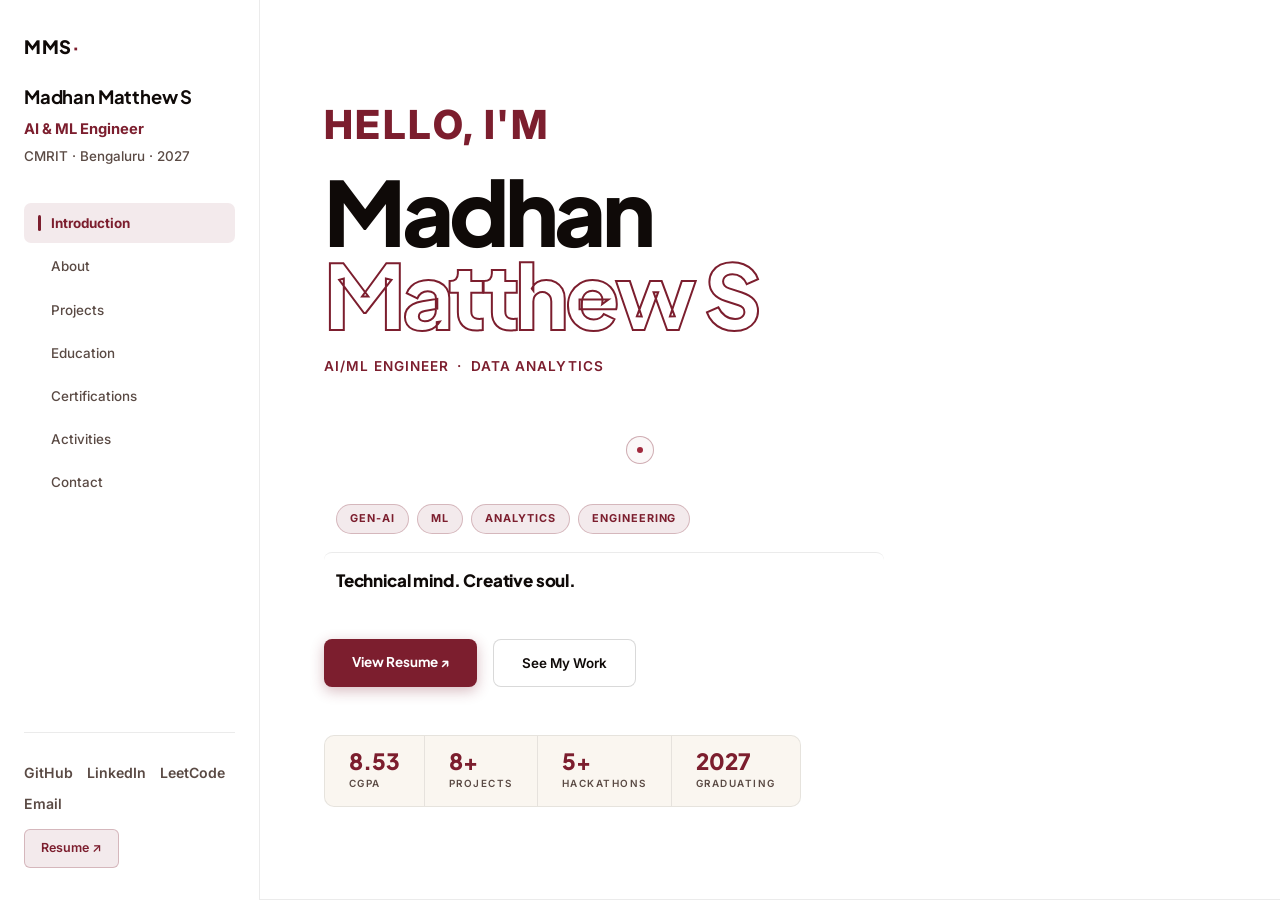
<file: index.html>
<!DOCTYPE html>
<html lang="en">

<head>
  <meta charset="UTF-8" />
  <meta name="viewport" content="width=device-width, initial-scale=1.0" />
  <title>Madhan Matthew S</title>
  <meta name="description"
    content="Madhan Matthew S — AI & ML Engineer building intelligent systems at CMRIT, Bengaluru." />
  <link rel="preconnect" href="https://fonts.googleapis.com" />
  <link rel="preconnect" href="https://fonts.gstatic.com" crossorigin />
  <link
    href="https://fonts.googleapis.com/css2?family=Plus+Jakarta+Sans:wght@300;400;500;600;700;800&family=Inter:wght@300;400;500&display=swap"
    rel="stylesheet" />
  <link rel="stylesheet" href="style.css" />
</head>

<body>
  <canvas id="bg-canvas"></canvas>
  <div id="cursor-dot"></div>
  <div id="cursor-ring"></div>

  <!-- ════════════════════════════════════════════
       SIDEBAR
  ════════════════════════════════════════════ -->
  <aside id="sidebar">
    <div class="sidebar-top">
      <a href="#intro" class="sb-logo">MMS<span>·</span></a>
      <div class="sb-identity">
        <h4 class="sb-name">Madhan Matthew S</h4>
        <h2 class="sb-title">AI &amp; ML Engineer</h2>
        <h4 class="sb-institute">CMRIT · Bengaluru · 2027</h4>
      </div>
    </div>

    <nav class="sidebar-nav" aria-label="Sections">
      <a href="#intro" class="nav-item active">Introduction</a>
      <a href="#about" class="nav-item">About</a>
      <a href="#projects" class="nav-item">Projects</a>
      <a href="#education" class="nav-item">Education</a>
      <a href="#certifications" class="nav-item">Certifications</a>
      <a href="#activities" class="nav-item">Activities</a>
      <a href="#contact" class="nav-item">Contact</a>
    </nav>

    <div class="sidebar-bottom">
      <div class="sb-links">
        <a href="https://github.com/madhanmatthew" target="_blank" rel="noopener">GitHub</a>
        <a href="https://www.linkedin.com/in/madhan-matthew-s-88a73b375/" target="_blank" rel="noopener">LinkedIn</a>
        <a href="https://leetcode.com/u/Madhan_Matthew_S/" target="_blank" rel="noopener">LeetCode</a>
        <a href="mailto:madhan4530@gmail.com">Email</a>
      </div>
      <a href="Madhan_Matthew_S_Resume.pdf" target="_blank" rel="noopener" class="sb-resume">Resume ↗</a>
    </div>
  </aside>

  <!-- Mobile top bar -->
  <div id="topbar">
    <a href="#intro" class="tb-logo">MMS<span>·</span></a>
    <button id="menu-btn" aria-label="Open menu">
      <span></span><span></span><span></span>
    </button>
  </div>

  <!-- Mobile drawer -->
  <div id="drawer" aria-hidden="true">
    <button id="drawer-close" aria-label="Close menu">✕</button>
    <nav>
      <a href="#intro" class="dr-item">Introduction</a>
      <a href="#about" class="dr-item">About</a>
      <a href="#projects" class="dr-item">Projects</a>
      <a href="#education" class="dr-item">Education</a>
      <a href="#certifications" class="dr-item">Certifications</a>
      <a href="#activities" class="dr-item">Activities</a>
      <a href="#contact" class="dr-item">Contact</a>
    </nav>
    <div class="dr-links">
      <a href="https://github.com/madhanmatthew" target="_blank">GitHub</a>
      <a href="https://www.linkedin.com/in/madhan-matthew-s-88a73b375/" target="_blank">LinkedIn</a>
      <a href="Madhan_Matthew_S_Resume.pdf" target="_blank">Resume ↗</a>
    </div>
  </div>

  <!-- ════════════════════════════════════════════
       MAIN SCROLLABLE CONTENT
  ════════════════════════════════════════════ -->
  <main id="main">

    <!-- INTRO -->
    <section id="intro" class="section">
      <div class="intro-wrap">
        <span class="section-tag">Hello, I'm</span>
        <h1 class="hero-name">Madhan<br /><em>Matthew S</em></h1>
        <p class="hero-role">AI/ML ENGINEER &nbsp;&middot;&nbsp; DATA ANALYTICS</p>
        <div class="hero-bio">
          <div class="bio-row bio-row--1">
            <div class="word-pop-line">
              <span class="wp">I build.</span>
              <span class="wp">I break.</span>
              <span class="wp">I learn.</span>
              <span class="wp">I rebuild better.</span>
            </div>
          </div>
          <div class="bio-row bio-row--2">
            <div class="fade-line-wrap">
              <span class="fade-line-text">From data to intelligence — ideas into systems.</span>
            </div>
          </div>
          <div class="bio-row bio-row--3">
            <span class="bio-pill">Gen-AI</span>
            <span class="bio-pill">ML</span>
            <span class="bio-pill">Analytics</span>
            <span class="bio-pill">Engineering</span>
          </div>
          <div class="bio-row bio-row--4">
            <span class="bio-tagline-text">Technical mind. Creative soul.</span>
          </div>
        </div>
        <div class="hero-actions">
          <a href="Madhan_Matthew_S_Resume.pdf" target="_blank" rel="noopener" class="btn-primary">View Resume ↗</a>
          <a href="#projects" class="btn-ghost">See My Work</a>
        </div>
        <div class="hero-meta">
          <div class="hm-item"><span class="hm-val">8.53</span><span class="hm-label">CGPA</span></div>
          <div class="hm-sep"></div>
          <div class="hm-item"><span class="hm-val">8+</span><span class="hm-label">Projects</span></div>
          <div class="hm-sep"></div>
          <div class="hm-item"><span class="hm-val">5+</span><span class="hm-label">Hackathons</span></div>
          <div class="hm-sep"></div>
          <div class="hm-item"><span class="hm-val">2027</span><span class="hm-label">Graduating</span></div>
        </div>
      </div>
    </section>

    <!-- ABOUT -->
    <section id="about" class="section">
      <div class="about-wrap">
        <div class="about-text">
          <span class="section-tag">About</span>
          <h2 class="section-heading">The person<br /><em>behind the work</em></h2>
          <p class="body-text">
            I'm an AI &amp; ML undergraduate at CMR Institute of Technology, Bengaluru, passionate about building
            intelligent, data-driven solutions. My work spans Generative AI, machine learning, NLP, data science,
            analytics, backend development, and databases, with a focus on turning real-world problems into practical
            software.
          </p>
          <p class="body-text">
            Beyond technology, I'm a creative and hands-on person. I sketch, edit photos and videos, create digital
            content and YouTube thumbnails, manage social media, and handle live streams and sound production. I also
            enjoy dance, singing, skits and drama, cricket, badminton, and snooker, and contribute to creative and
            technical work for church events.
          </p>
          <p class="body-text">
            I speak <strong>English, Kannada, Hindi, Tamil,</strong> and <strong>Telugu</strong>.
          </p>

          <div class="skills-block">
            <p class="skills-label">Technical Skills</p>
            <div class="skill-row"><span class="sk-cat">Programming</span><span class="sk-vals">Python &middot; C
                &middot; JavaScript &middot; SQL</span></div>
            <div class="skill-row"><span class="sk-cat">AI / Machine Learning</span><span class="sk-vals">Generative AI
                &middot; Machine Learning &middot; NLP &middot; LLMs &middot; Transformers &middot; RAG &middot;
                Semantic Search &middot; Embeddings</span></div>
            <div class="skill-row"><span class="sk-cat">Data Science &amp; Analytics</span><span class="sk-vals">Pandas
                &middot; NumPy &middot; Scikit-learn &middot; EDA &middot; Data Cleaning &middot; Feature Engineering
                &middot; Predictive Modeling</span></div>
            <div class="skill-row"><span class="sk-cat">Data Visualization</span><span class="sk-vals">Tableau &middot;
                Power BI &middot; Excel &middot; Matplotlib &middot; D3.js &middot; Streamlit</span></div>
            <div class="skill-row"><span class="sk-cat">Web &amp; Backend</span><span class="sk-vals">React &middot;
                Node.js &middot; Express.js &middot; Flask &middot; REST APIs &middot; HTML &middot; CSS</span></div>
            <div class="skill-row"><span class="sk-cat">Databases</span><span class="sk-vals">MySQL &middot; PostgreSQL
                &middot; MongoDB &middot; Database Design &middot; Query Optimization</span></div>
            <div class="skill-row"><span class="sk-cat">Tools &amp; Engineering</span><span class="sk-vals">Git &middot;
                GitHub &middot; Docker &middot; Linux &middot; Postman &middot; Figma &middot; AWS</span></div>
          </div>

          <div class="skills-block">
            <p class="skills-label">Creative &amp; Social Media</p>
            <div class="skill-row"><span class="sk-cat">Creative Media</span><span class="sk-vals">Canva &middot;
                Photoshop &middot; Video Editing &middot; Photo Editing &middot; Thumbnail Design &middot; Content
                Creation &middot; Social Media Management &middot; YouTube Management &middot; Live Streaming &middot;
                OBS Studio &middot; Audio Editing &middot; Sound Engineering</span></div>
          </div>
        </div>
        <div class="about-photo-side">
          <img src="images/image.png" alt="Madhan Matthew S" class="profile-photo" />
          <div class="photo-caption">Bengaluru, India</div>
        </div>
      </div>
    </section>

    <!-- PROJECTS -->
    <!-- PROJECTS -->
    <section id="projects" class="section">
      <div class="section-inner">
        <span class="section-tag">Work</span>
        <h2 class="section-heading">Projects</h2>
        <p class="section-sub">Built to solve real problems.</p>

        <!-- FEATURED PROJECTS (Detailed Cards) -->
        <div class="projects-list">

          <!-- 01: AI Emergency Response -->
          <div class="project-entry">
            <div class="pe-left">
              <span class="pe-num">01</span>
            </div>
            <div class="pe-body">
              <div class="pe-header">
                <h3>AI Emergency Response &amp; Smart Traffic Clearance System</h3>
                <a href="https://github.com/madhanmatthew/Major-Project" target="_blank" rel="noopener"
                  class="pe-link">GitHub ↗</a>
              </div>
              <p class="pe-desc">
                A simulation-driven emergency coordination platform for Bengaluru. Five coordinated AI agents — severity
                classification (TF-IDF + Logistic Regression), ETA prediction (Gradient Boosting), hospital
                optimization, traffic control, and police deployment — run through a multi-agent coordinator to automate
                the full dispatch workflow. Live Bengaluru map visualization and WebSocket-based real-time updates.
              </p>
              <div class="pe-tags">
                <span>Python</span><span>FastAPI</span><span>scikit-learn</span>
                <span>Gradient Boosting</span><span>Logistic Regression</span>
                <span>WebSockets</span><span>Leaflet.js</span>
              </div>
            </div>
          </div>

          <!-- 02: AI Inconsistency Detector -->
          <div class="project-entry">
            <div class="pe-left">
              <span class="pe-num">02</span>
            </div>
            <div class="pe-body">
              <div class="pe-header">
                <h3>AI Inconsistency Detector</h3>
                <a href="https://github.com/madhanmatthew/Inconsistency_Detector" target="_blank" rel="noopener"
                  class="pe-link">GitHub ↗</a>
              </div>
              <p class="pe-desc">
                A Gen-AI forensic tool that cross-examines witness statements, FIRs, and CCTV summaries to auto-detect
                contradictions in timelines, suspect appearance, and vehicle details. Dual-mode output with similarity
                scores, Flask REST backend, and one-click ReportLab PDF export. Hybrid NLP pipeline: LLM reasoning +
                semantic similarity + entity extraction + regex pattern matching.
              </p>
              <div class="pe-tags">
                <span>Python</span><span>Flask</span><span>GroqAPI (LLaMA4)</span>
                <span>spaCy</span><span>NLP</span><span>ReportLab</span>
              </div>
            </div>
          </div>

          <!-- 03: GoalPulse -->
          <div class="project-entry">
            <div class="pe-left">
              <span class="pe-num">03</span>
            </div>
            <div class="pe-body">
              <div class="pe-header">
                <h3>GoalPulse</h3>
                <a href="https://github.com/madhanmatthew/MEMbrain-Hackathon" target="_blank" rel="noopener"
                  class="pe-link">GitHub ↗</a>
              </div>
              <p class="pe-desc">
                Full-stack React app integrating the MEMbrain semantic memory API to store, retrieve, and semantically
                search user goals in real time. Signature feature: a D3.js force-directed "Goal Constellation" graph
                visualising goal–event relationships with physics simulation, zoom/pan, drag, and animated glow effects.
                Global state via React Context + custom hooks across 6+ components.
              </p>
              <div class="pe-tags">
                <span>React 19</span><span>D3.js</span><span>Framer Motion</span>
                <span>MEMbrain API</span><span>Vite</span><span>Tailwind CSS</span>
              </div>
            </div>
          </div>

          <!-- 04: CT-200 Manual QA System -->
          <div class="project-entry">
            <div class="pe-left">
              <span class="pe-num">04</span>
            </div>
            <div class="pe-body">
              <div class="pe-header">
                <h3>CT-200 Manual QA System</h3>
                <a href="https://github.com/madhanmatthew/AffineSurge-Project" target="_blank" rel="noopener"
                  class="pe-link">GitHub ↗</a>
              </div>
              <p class="pe-desc">
                A backend that parses a technical PDF manual into a versioned, browsable hierarchy tree, lets a user
                select sections and generate LLM-based QA test-case ideas from them, and flags when a previously
                generated test case may be stale relative to a newer document version. PDF parsing combines
                span/font-level extraction with table extraction. Runs fully offline with a deterministic mock LLM
                provider when no API key is set, or connects to Groq's LLaMA 3.1 for real generation. Backed by a
                16-test pytest suite covering parser edge cases, version matching, and full API flow.
              </p>
              <div class="pe-tags">
                <span>FastAPI</span><span>Pydantic</span><span>SQLAlchemy</span>
                <span>SQLite</span><span>PyMuPDF</span><span>pdfplumber</span>
                <span>Groq (LLaMA 3.1)</span><span>pytest</span>
              </div>
            </div>
          </div>

        </div>

        <!-- SECONDARY PROJECTS (Compact Section) -->
        <div class="secondary-projects-block">
          <div class="sec-header-wrap">
            <span class="section-tag">More Build Experience</span>
            <h3 class="sec-heading">Secondary Projects</h3>
          </div>

          <div class="sec-projects-grid">

            <!-- Sec 1: HackHammer -->
            <div class="sec-card">
              <div class="sec-card-header">
                <h4>HackHammer (LearnOS)</h4>
                <a href="https://github.com/madhanmatthew/HackHammer" target="_blank" rel="noopener"
                  class="sec-link">GitHub ↗</a>
              </div>
              <p class="sec-desc">
                AI-powered app that turns any topic into a structured 5-minute lesson plan with key concepts, analogies,
                and interactive quizzes.
              </p>
              <div class="sec-tags">
                <span>React/JS</span><span>Google Gemini AI</span><span>Node.js</span>
              </div>
            </div>

            <!-- Sec 2: InnovateX Hackfest -->
            <div class="sec-card">
              <div class="sec-card-header">
                <h4>InnovateX Hackfest — Recruitment Simulation System</h4>
                <a href="https://github.com/madhanmatthew/AgentX_Hackathon_2026" target="_blank" rel="noopener"
                  class="sec-link">GitHub ↗</a>
              </div>
              <p class="sec-desc">
                AI-powered recruitment platform: recruiters build custom assessment scenarios (MCQ/text/coding), Gemini
                AI evaluates responses, applicants get instant feedback and performance tracking.
              </p>
              <div class="sec-tags">
                <span>Node.js</span><span>Express</span><span>SQLite</span><span>JWT</span><span>Google Gemini AI</span>
              </div>
            </div>

            <!-- Sec 3: Sales Trend Analyzer -->
            <div class="sec-card">
              <div class="sec-card-header">
                <h4>Sales Trend Analyzer — NLP</h4>
                <a href="https://github.com/madhanmatthew/Sales_trend_analysis_NLP" target="_blank" rel="noopener"
                  class="sec-link">GitHub ↗</a>
              </div>
              <p class="sec-desc">
                Sales intelligence tool that extracts sentiment, key themes, and trend signals from pasted customer
                reviews or sales notes, with a local browser-side analyzer and optional Claude API support.
              </p>
              <div class="sec-tags">
                <span>React</span><span>Chart.js</span><span>NLP</span>
              </div>
            </div>

            <!-- Sec 4: 5th Sem Project -->
            <div class="sec-card">
              <div class="sec-card-header">
                <h4>5th Sem Project — Pre-Order &amp; Queue-Free Restaurant App</h4>
                <a href="https://github.com/madhanmatthew/5th_sem_project" target="_blank" rel="noopener"
                  class="sec-link">GitHub ↗</a>
              </div>
              <p class="sec-desc">
                Full-stack ordering system built for a real cafe: React Native customer app with live order tracking,
                React admin dashboard, Node.js backend with WebSocket-based real-time status updates.
              </p>
              <div class="sec-tags">
                <span>React Native</span><span>React</span><span>Node.js</span><span>WebSockets</span>
              </div>
            </div>

            <!-- Sec 5: TalentPool -->
            <div class="sec-card">
              <div class="sec-card-header">
                <h4>TalentPool</h4>
              </div>
              <p class="sec-desc">
                Real-time job market analytics platform aggregating and visualising high-volume recruitment data, with
                dashboards for salary trends, hiring velocity, and role distribution. PostgreSQL backend optimized for
                10,000+ records with a caching layer.
              </p>
              <div class="sec-tags">
                <span>Python</span><span>Flask</span><span>Streamlit</span><span>PostgreSQL</span><span>Pandas</span>
              </div>
            </div>

          </div>
        </div>

      </div>
    </section>

    <!-- EDUCATION -->
    <section id="education" class="section">
      <div class="section-inner">
        <span class="section-tag">Background</span>
        <h2 class="section-heading">Education</h2>
        <div class="edu-list">

          <div class="edu-item active-edu">
            <div class="edu-left">
              <span class="edu-year">2023 – 2027</span>
              <span class="edu-badge">Pursuing</span>
            </div>
            <div class="edu-right">
              <h3>B.E. Artificial Intelligence &amp; Machine Learning</h3>
              <p>CMR Institute of Technology, Bengaluru</p>
              <strong class="edu-grade">CGPA 8.53</strong>
            </div>
          </div>

          <div class="edu-item">
            <div class="edu-left">
              <span class="edu-year">2021 – 2023</span>
            </div>
            <div class="edu-right">
              <h3>Pre-University Course — PCMB</h3>
              <p>Christ Global Composite PU College, Bengaluru</p>
              <strong class="edu-grade">93.5%</strong>
            </div>
          </div>

          <div class="edu-item">
            <div class="edu-left">
              <span class="edu-year">2021</span>
            </div>
            <div class="edu-right">
              <h3>10th Grade</h3>
              <p>New Baldwin International School, Bengaluru</p>
              <strong class="edu-grade">86.3%</strong>
            </div>
          </div>

        </div>
      </div>
    </section>

    <!-- CERTIFICATIONS & JOB SIMULATIONS -->
    <section id="certifications" class="section">
      <div class="section-inner">

        <!-- SECTION 1: Certifications & Credentials -->
        <div class="cert-block">
          <span class="section-tag">Credentials</span>
          <h2 class="section-heading">Certifications &amp;<br />Credentials</h2>
          <div class="cert-grid">

            <a href="images/UC-ef77b6dd-108c-457d-8a95-9059d49421bb (1).jpg" target="_blank" rel="noopener"
              class="cert-card">
              <div class="cert-top">
                <span class="cert-issuer">Udemy · 2025</span>
                <span class="cert-icon">↗</span>
              </div>
              <h4>UI/UX Design Fundamentals</h4>
            </a>

            <a href="images/Oracle Cloud Infrastructure 2025 Certified AI Foundations Associate.html" target="_blank"
              rel="noopener" class="cert-card">
              <div class="cert-top">
                <span class="cert-issuer">Oracle University · 2025</span>
                <span class="cert-icon">↗</span>
              </div>
              <h4>Oracle Cloud Infrastructure 2025 — AI Foundations Associate</h4>
            </a>

            <a href="images/UC-e343798d-4c08-4382-b38c-ee056ded9601.jpg" target="_blank" rel="noopener"
              class="cert-card">
              <div class="cert-top">
                <span class="cert-issuer">Udemy · 2025</span>
                <span class="cert-icon">↗</span>
              </div>
              <h4>The Complete Full Stack Web Development</h4>
            </a>

          </div>
        </div>

        <!-- SECTION 2: Industry Job Simulations -->
        <div class="sim-block">
          <span class="section-tag">Practical Experience</span>
          <h3 class="sim-heading">Industry Job Simulations</h3>

          <div class="sim-list">

            <!-- Deloitte Australia -->
            <div class="sim-card">
              <div class="sim-top">
                <div class="sim-provider-info">
                  <span class="sim-provider">Forage · Deloitte Australia</span>
                  <span class="sim-date">August 6, 2025</span>
                </div>
                <a href="images/io9DzWKe3PTsiS6GG_9PBTqmSxAf6zZTseP_qSspFYwYs36MesPJX_1754472170326_completion_certificate.pdf"
                  target="_blank" rel="noopener" class="sim-badge">Certificate ↗</a>
              </div>
              <h4 class="sim-title">
                <a href="images/io9DzWKe3PTsiS6GG_9PBTqmSxAf6zZTseP_qSspFYwYs36MesPJX_1754472170326_completion_certificate.pdf"
                  target="_blank" rel="noopener">Deloitte Australia Data Analytics Job Simulation ↗</a>
              </h4>
              <ul class="sim-bullets">
                <li>Completed a Deloitte job simulation involving data analysis and forensic technology.</li>
                <li>Created a data dashboard using Tableau.</li>
                <li>Used Excel to classify data and draw business conclusions.</li>
              </ul>
            </div>

            <!-- Tata Group -->
            <div class="sim-card">
              <div class="sim-top">
                <div class="sim-provider-info">
                  <span class="sim-provider">Forage · Tata Group</span>
                  <span class="sim-date">August 1, 2025</span>
                </div>
                <a href="images/gMTdCXwDdLYoXZ3wG_ifobHAoMjQs9s6bKS_qSspFYwYs36MesPJX_1754053796973_completion_certificate.pdf"
                  target="_blank" rel="noopener" class="sim-badge">Certificate ↗</a>
              </div>
              <h4 class="sim-title">
                <a href="images/gMTdCXwDdLYoXZ3wG_ifobHAoMjQs9s6bKS_qSspFYwYs36MesPJX_1754053796973_completion_certificate.pdf"
                  target="_blank" rel="noopener">Tata Group Data Analytics Job Simulation ↗</a>
              </h4>
              <ul class="sim-bullets">
                <li>Completed a job simulation involving AI-powered data analytics and strategy development for the
                  Financial Services team at Tata iQ.</li>
                <li>Conducted exploratory data analysis (EDA) using GenAI tools to assess data quality, identify risk
                  indicators, and structure insights for predictive modeling.</li>
                <li>Proposed and justified an initial no-code predictive modeling framework to assess customer
                  delinquency risk, leveraging GenAI for structured model logic and evaluation criteria.</li>
                <li>Designed an AI-driven collections strategy leveraging agentic AI and automation, incorporating
                  ethical AI principles, regulatory compliance, and scalable implementation frameworks.</li>
              </ul>
            </div>

          </div>
        </div>

      </div>
    </section>

    <!-- ACTIVITIES -->
    <section id="activities" class="section">
      <div class="section-inner">
        <span class="section-tag">More</span>
        <h2 class="section-heading">Activities</h2>

        <div class="act-grid">

          <!-- SUB-SECTION 1: HACKATHONS & EVENTS -->
          <div class="act-col">
            <h3 class="act-col-title">Hackathons &amp; Events</h3>
            <ul class="hack-list">
              <li class="hack-win">
                <span class="hy">2025</span>
                <span>Runner-up · Tovard's Club Hackathon, CMRIT</span>
              </li>
              <li><span class="hy">2025</span><span>Odoo × NMIT Hackathon</span></li>
              <li><span class="hy">2025</span><span>GenAI for Police — TrendyTech</span></li>
              <li><span class="hy">2025</span><span>MEMbrain Hackathon, CMRIT</span></li>
              <li>
                <span class="hy">2026</span>
                <span>AgentX Hackathon</span>
              </li>
              <li>
                <span class="hy">2025</span>
                <span>InnovateX Hackfest</span>
              </li>
            </ul>
          </div>

          <!-- SUB-SECTION 2: CO-CURRICULAR -->
          <div class="act-col">
            <h3 class="act-col-title">Co-Curricular</h3>

            <div class="scr-card">
              <h4>Social Connect and Responsibilities (SCR)</h4>
              <p>
                A VTU-prescribed community engagement course completed under CMRIT's AIML department — covered tree
                plantation, a heritage walk to Bengaluru Fort, organic farming and waste management, water conservation,
                and a community food-donation drive.
              </p>
            </div>

            <span class="act-sub-label">NSS Events</span>
            <ul class="hack-list">
              <li><span class="hy">2026</span><span>Swachh Bharat Abhiyan — neighbourhood cleaning drive</span></li>
              <li><span class="hy">2026</span><span>Cleanliness Drive, CMRIT</span></li>
              <li><span class="hy">2026</span><span>Women Empowerment event</span></li>
              <li><span class="hy">2025</span><span>71st Wildlife Week Walkathon</span></li>
            </ul>
          </div>

          <!-- SUB-SECTION 3: HOBBIES -->
          <div class="act-col">
            <h3 class="act-col-title">Hobbies</h3>
            <div class="extra-list">
              <div class="extra-item">
                <h4>Cricket &amp; Badminton</h4>
                <p>Regular player</p>
              </div>
              <div class="extra-item">
                <h4>Video &amp; Photo Editing</h4>
                <p>Creative visual editing &amp; composition</p>
              </div>
              <div class="extra-item">
                <h4>Sketching</h4>
                <p>Pencil portraits and concept art</p>
              </div>
            </div>
          </div>

        </div>
      </div>
    </section>

    <!-- CONTACT -->
    <section id="contact" class="section section-last">
      <div class="section-inner">
        <span class="section-tag">Get in touch</span>
        <h2 class="contact-heading">Let's build<br />something <em>great.</em></h2>
        <p class="contact-sub">Open to AI/ML and Software Engineering internships. I reply within a day.</p>

        <div class="contact-grid">
          <div class="contact-col">
            <h3 class="contact-col-label">Direct</h3>
            <a href="mailto:madhan4530@gmail.com" class="contact-row" id="c-email">
              <span class="cr-label">Personal mail</span>
              <span class="cr-val">madhan4530@gmail.com</span>
            </a>
            <a href="mailto:mama23aiml@cmrit.ac.in" class="contact-row" id="c-cmrit">
              <span class="cr-label">College mail</span>
              <span class="cr-val">mama23aiml@cmrit.ac.in</span>
            </a>
            <a href="tel:+917899643760" class="contact-row" id="c-phone">
              <span class="cr-label">Phone</span>
              <span class="cr-val">+91 78996 43760</span>
            </a>
          </div>
          <div class="contact-col">
            <h3 class="contact-col-label">Online</h3>
            <a href="https://www.linkedin.com/in/madhan-matthew-s-88a73b375/" target="_blank" rel="noopener"
              class="contact-row" id="c-li">
              <span class="cr-label">LinkedIn</span>
              <span class="cr-val">madhan-matthew-s ↗</span>
            </a>
            <a href="https://github.com/madhanmatthew" target="_blank" rel="noopener" class="contact-row" id="c-gh">
              <span class="cr-label">GitHub</span>
              <span class="cr-val">madhanmatthew ↗</span>
            </a>
            <a href="https://leetcode.com/u/Madhan_Matthew_S/" target="_blank" rel="noopener" class="contact-row"
              id="c-lc">
              <span class="cr-label">LeetCode</span>
              <span class="cr-val">Madhan_Matthew_S ↗</span>
            </a>
            <a href="Madhan_Matthew_S_Resume.pdf" target="_blank" rel="noopener" class="contact-row contact-resume" id="c-res">
              <span class="cr-label">Resume</span>
              <span class="cr-val">View / Download PDF ↓</span>
            </a>
          </div>
        </div>

        <p class="contact-location">#7 Ebenezer Cottage, Vijinapura, Bengaluru 560016</p>
      </div>

      <footer class="site-footer">
        <span>© 2025 Madhan Matthew S</span>
        <span>Built from scratch.</span>
        <span>Bengaluru</span>
      </footer>
    </section>

  </main>

  <script src="script.js"></script>
</body>

</html>
</file>
<file: style.css>
/* ═══════════════════════════════════════════════════════
   MADHAN MATTHEW S · PORTFOLIO · style.css
   ─────────────────────────────────────────────────────
   Layout: Fixed Sidebar + Natural Scroll Content
   Theme:  Light Mode (Warm Ivory/White + Deep Maroon Accent)
═══════════════════════════════════════════════════════ */

*,
*::before,
*::after {
  box-sizing: border-box;
  margin: 0;
  padding: 0;
}

:root {
  --bg: #FAF6F0;
  --surface: #FFFFFF;
  --raised: #F0E8DC;
  --purple: #7C1E2E;
  /* Deep maroon accent */
  --p-bright: #A0283C;
  --p-dim: rgba(124, 30, 46, 0.09);
  --p-line: rgba(124, 30, 46, 0.25);
  --text: #0F0A08;
  --muted: #5A4A44;
  --border: rgba(0, 0, 0, 0.08);
  --border-hi: rgba(0, 0, 0, 0.15);
  --ui: 180ms ease;
}

html {
  height: 100%;
}

body {
  height: 100%;
  display: flex;
  background: var(--bg);
  color: var(--text);
  font-family: 'Inter', system-ui, -apple-system, sans-serif;
  font-size: 16px;
  line-height: 1.65;
  -webkit-font-smoothing: antialiased;
  overflow: hidden;
}

/* Custom Scrollbar */
#main::-webkit-scrollbar {
  width: 6px;
}

#main::-webkit-scrollbar-track {
  background: transparent;
}

#main::-webkit-scrollbar-thumb {
  background: rgba(0, 0, 0, 0.18);
  border-radius: 3px;
}

#main::-webkit-scrollbar-thumb:hover {
  background: var(--purple);
}

a {
  text-decoration: none;
  color: inherit;
}

button {
  font-family: inherit;
  cursor: pointer;
  border: none;
  background: none;
}

strong {
  font-weight: 600;
  color: var(--text);
}

em {
  font-style: italic;
  color: var(--purple);
  font-weight: inherit;
}

/* ═══════════════════════════════════════════════════════
   SIDEBAR
═══════════════════════════════════════════════════════ */
#sidebar {
  width: 260px;
  flex-shrink: 0;
  height: 100vh;
  position: sticky;
  top: 0;
  display: flex;
  flex-direction: column;
  border-right: 1px solid var(--border);
  background: var(--surface);
  overflow-y: auto;
  padding: 32px 24px;
  z-index: 10;
}

.sidebar-top {
  margin-bottom: 36px;
}

.sb-logo {
  font-family: 'Plus Jakarta Sans', sans-serif;
  font-size: 1.15rem;
  font-weight: 800;
  color: var(--text);
  letter-spacing: 0.03em;
  margin-bottom: 20px;
  text-decoration: none;
  display: inline-block;
  cursor: pointer;
}

.sb-logo span {
  color: var(--purple);
}

.sb-name {
  font-family: 'Plus Jakarta Sans', sans-serif;
  font-size: 1.15rem;
  font-weight: 700;
  color: var(--text);
  margin-bottom: 4px;
  letter-spacing: -0.01em;
}

.sb-title {
  font-size: 0.92rem;
  color: var(--purple);
  font-weight: 700;
  margin-bottom: 4px;
}

.sb-institute {
  font-size: 0.84rem;
  color: var(--muted);
  font-weight: 500;
}

/* Nav */
.sidebar-nav {
  display: flex;
  flex-direction: column;
  gap: 3px;
  flex: 1;
}

.nav-item {
  font-size: 0.84rem;
  font-weight: 500;
  color: var(--muted);
  padding: 9px 14px;
  border-radius: 7px;
  display: flex;
  align-items: center;
  gap: 10px;
  transition: color var(--ui), background var(--ui);
}

.nav-item::before {
  content: '';
  width: 3px;
  height: 0;
  background: var(--purple);
  border-radius: 2px;
  transition: height var(--ui);
  flex-shrink: 0;
}

.nav-item:hover {
  color: var(--text);
  background: var(--raised);
}

.nav-item.active {
  color: var(--purple);
  background: var(--p-dim);
  font-weight: 700;
}

.nav-item.active::before {
  height: 16px;
}

/* Sidebar Bottom */
.sidebar-bottom {
  padding-top: 28px;
  border-top: 1px solid var(--border);
}

.sb-links {
  display: flex;
  flex-wrap: wrap;
  gap: 8px 14px;
  margin-bottom: 14px;
}

.sb-links a {
  font-size: 0.88rem;
  font-weight: 600;
  color: var(--muted);
  transition: color var(--ui);
}

.sb-links a:hover {
  color: var(--purple);
}

.sb-resume {
  display: inline-block;
  font-size: 0.78rem;
  font-weight: 600;
  color: var(--purple);
  border: 1px solid var(--p-line);
  background: var(--p-dim);
  padding: 8px 16px;
  border-radius: 6px;
  transition: background var(--ui), border-color var(--ui);
}

.sb-resume:hover {
  background: rgba(124, 30, 46, 0.18);
  border-color: var(--purple);
}

/* ═══════════════════════════════════════════════════════
   MOBILE TOPBAR & DRAWER
═══════════════════════════════════════════════════════ */
#topbar {
  display: none;
  position: fixed;
  top: 0;
  left: 0;
  right: 0;
  z-index: 300;
  height: 55px;
  padding: 0 20px;
  background: rgba(244, 244, 248, 0.96);
  backdrop-filter: blur(12px);
  border-bottom: 1px solid var(--border);
  align-items: center;
  justify-content: space-between;
}

.tb-logo {
  font-family: 'Plus Jakarta Sans', sans-serif;
  font-size: 1rem;
  font-weight: 800;
  color: var(--text);
  text-decoration: none;
  cursor: pointer;
}

.tb-logo span {
  color: var(--purple);
}

#menu-btn {
  display: flex;
  flex-direction: column;
  gap: 5px;
  padding: 4px;
}

#menu-btn span {
  display: block;
  width: 22px;
  height: 2px;
  background: var(--text);
  border-radius: 1px;
}

#drawer {
  display: none;
  position: fixed;
  inset: 0;
  background: var(--bg);
  z-index: 9999;
  padding: 80px 28px 36px;
  flex-direction: column;
  justify-content: space-between;
  overflow-y: auto;
}

#drawer.open {
  display: flex;
}

#drawer-close {
  position: absolute;
  top: 16px;
  right: 20px;
  font-size: 1.5rem;
  color: var(--text);
  background: none;
  border: none;
  padding: 8px;
  cursor: pointer;
}

#drawer nav {
  display: flex;
  flex-direction: column;
  width: 100%;
}

.dr-item {
  font-family: 'Plus Jakarta Sans', sans-serif;
  font-size: 1.3rem;
  font-weight: 700;
  color: var(--text);
  padding: 14px 0;
  display: block;
  width: 100%;
  text-decoration: none;
  border-bottom: 1px solid var(--border);
  transition: color 120ms, padding-left 120ms;
}

.dr-item:hover,
.dr-item:active {
  color: var(--purple);
  padding-left: 6px;
}

.dr-links {
  display: flex;
  flex-wrap: wrap;
  align-items: center;
  gap: 16px;
  padding-top: 20px;
  border-top: 1px solid var(--border);
  margin-top: 24px;
}

.dr-links a {
  font-size: 0.9rem;
  font-weight: 600;
  color: var(--purple);
}

/* ═══════════════════════════════════════════════════════
   MAIN CONTENT
═══════════════════════════════════════════════════════ */
#main {
  flex: 1;
  height: 100vh;
  overflow-y: auto;
  scroll-behavior: smooth;
  background: var(--bg);
  position: relative;
  z-index: 2;
}

.section {
  min-height: 100vh;
  padding: 80px 64px;
  display: flex;
  flex-direction: column;
  justify-content: center;
  border-bottom: 1px solid var(--border);
}

.section-last {
  border-bottom: none;
}

.section-inner {
  max-width: 820px;
  width: 100%;
}

.section-tag {
  display: inline-block;
  font-size: 1rem;
  font-weight: 700;
  letter-spacing: 0.22em;
  text-transform: uppercase;
  color: var(--purple);
  margin-bottom: 16px;
}

.section-heading {
  font-family: 'Plus Jakarta Sans', sans-serif;
  font-size: clamp(2.1rem, 3.5vw, 3.1rem);
  font-weight: 800;
  line-height: 1.08;
  letter-spacing: -0.04em;
  color: var(--text);
  margin-bottom: 16px;
}

.section-sub {
  font-size: 0.92rem;
  color: var(--muted);
  margin-bottom: 40px;
}

.body-text {
  font-size: 0.92rem;
  font-weight: 400;
  color: var(--muted);
  max-width: 55ch;
  line-height: 1.82;
  margin-bottom: 14px;
}

/* Section background alternating */
#intro {
  background: var(--surface);
}

#about {
  background: var(--bg);
}

#projects {
  background: var(--surface);
}

#education {
  background: var(--bg);
}

#certifications {
  background: var(--surface);
}

#activities {
  background: var(--bg);
}

#contact {
  background: var(--surface);
}

/* INTRO HERO */
.intro-wrap {
  max-width: 760px;
}

.hero-name {
  font-family: 'Plus Jakarta Sans', sans-serif;
  font-size: clamp(3.5rem, 7vw, 6.5rem);
  font-weight: 800;
  line-height: 0.92;
  letter-spacing: -0.05em;
  color: var(--text);
  margin-bottom: 20px;
}

.hero-name em {
  font-style: normal;
  color: transparent;
  -webkit-text-stroke: 2px var(--purple);
}

.hero-role {
  font-size: 0.85rem;
  font-weight: 600;
  color: var(--purple);
  letter-spacing: 0.08em;
  text-transform: uppercase;
  margin-bottom: 24px;
}

/* ── HERO BIO — ANIMATED STATEMENT LINES ───────── */

/* Word pop sequence: phrase by phrase from left to right, hold 3s, then complete blank before loop */
@keyframes phrasePopSequence {
  0% {
    opacity: 0;
    transform: scale(0.6) translateY(10px);
  }

  12% {
    opacity: 1;
    transform: scale(1.15) translateY(-2px);
  }

  20% {
    opacity: 1;
    transform: scale(1) translateY(0);
  }

  /* Hold visible together for ~3 seconds */
  72% {
    opacity: 1;
    transform: scale(1) translateY(0);
  }

  /* Vanish completely into blank screen */
  80% {
    opacity: 0;
    transform: scale(0.9) translateY(-4px);
  }

  100% {
    opacity: 0;
    transform: scale(0.9) translateY(-4px);
  }
}

/* Line 2 fade-in from left to right via clip-path wipe (no physical text sliding) */
@keyframes fadeWipeLeftToRight {
  0% {
    clip-path: inset(0 100% 0 0);
    opacity: 0;
  }

  10% {
    opacity: 1;
  }

  50% {
    clip-path: inset(0 0% 0 0);
    opacity: 1;
  }

  80% {
    clip-path: inset(0 0% 0 0);
    opacity: 1;
  }

  94%,
  100% {
    clip-path: inset(0 0% 0 0);
    opacity: 0;
  }
}

/* One-shot row entrance */
@keyframes bioLineIn {
  0% {
    opacity: 0;
    transform: translateY(18px);
  }

  100% {
    opacity: 1;
    transform: translateY(0);
  }
}

/* Pill pop-in entrance */
@keyframes pillPopIn {
  0% {
    opacity: 0;
    transform: scale(0.7) translateY(10px);
  }

  60% {
    transform: scale(1.06) translateY(-2px);
  }

  100% {
    opacity: 1;
    transform: scale(1) translateY(0);
  }
}

/* Tagline simple fade */
@keyframes taglineFade {
  0% {
    opacity: 0;
    transform: translateY(8px);
  }

  100% {
    opacity: 1;
    transform: translateY(0);
  }
}

.hero-bio {
  margin-bottom: 36px;
  display: flex;
  flex-direction: column;
  gap: 0;
  max-width: 560px;
}

/* Shared row */
.bio-row {
  display: flex;
  align-items: center;
  gap: 14px;
  padding: 8px 12px;
  border-radius: 8px;
  position: relative;
  overflow: hidden;
  opacity: 0;
  animation: bioLineIn 0.6s cubic-bezier(0.22, 1, 0.36, 1) forwards;
  transition: background 0.2s ease;
}

.bio-row:hover {
  background: rgba(124, 30, 46, 0.04);
}

.bio-row--1 {
  animation-delay: 0.1s;
  overflow: visible;
  padding: 10px 12px;
}

.bio-row--2 {
  animation-delay: 0.2s;
}

.bio-row--3 {
  animation-delay: 0.35s;
  flex-wrap: wrap;
  gap: 8px;
  padding: 10px 12px;
}

.bio-row--4 {
  animation-delay: 0.5s;
  border-top: 1px solid var(--border);
  margin-top: 8px;
  padding-top: 14px;
}

/* WORD POP LINE 1 */
.word-pop-line {
  display: flex;
  flex-wrap: wrap;
  gap: 5px;
  align-items: baseline;
}

.wp {
  display: inline-block;
  font-family: 'Plus Jakarta Sans', sans-serif;
  font-size: 1.08rem;
  font-weight: 700;
  color: var(--text);
  opacity: 0;
  animation: phrasePopSequence 6.2s cubic-bezier(0.22, 1, 0.36, 1) infinite both;
}

.wp:nth-child(1) {
  animation-delay: 0.1s;
}

.wp:nth-child(2) {
  animation-delay: 0.6s;
}

.wp:nth-child(3) {
  animation-delay: 1.1s;
}

.wp:nth-child(4) {
  animation-delay: 1.6s;
  color: var(--purple);
  font-size: 1.12rem;
}

/* FADE LINE 2 */
.fade-line-wrap {
  overflow: hidden;
  width: 100%;
}

.fade-line-text {
  display: inline-block;
  font-size: 0.95rem;
  font-weight: 700;
  color: var(--text);
  white-space: nowrap;
  animation: fadeWipeLeftToRight 6.5s ease-in-out 0.8s infinite both;
}

/* Pill badges */

/* Pill badges */
.bio-pill {
  font-size: 0.68rem;
  font-weight: 700;
  letter-spacing: 0.09em;
  text-transform: uppercase;
  color: var(--purple);
  background: var(--p-dim);
  border: 1px solid var(--p-line);
  padding: 5px 13px;
  border-radius: 20px;
  opacity: 0;
  animation: pillPopIn 0.5s cubic-bezier(0.22, 1, 0.36, 1) forwards;
  transition: transform 0.18s ease, background 0.18s ease, box-shadow 0.18s ease;
}

.bio-pill:nth-child(1) {
  animation-delay: 0.55s;
}

.bio-pill:nth-child(2) {
  animation-delay: 0.65s;
}

.bio-pill:nth-child(3) {
  animation-delay: 0.75s;
}

.bio-pill:nth-child(4) {
  animation-delay: 0.85s;
}

.bio-pill:hover {
  transform: translateY(-3px);
  background: rgba(124, 30, 46, 0.13);
  box-shadow: 0 4px 12px rgba(124, 30, 46, 0.18);
}

/* Tagline */
.bio-tagline-text {
  font-family: 'Plus Jakarta Sans', sans-serif;
  font-size: 1.06rem;
  font-weight: 800;
  color: var(--text);
  letter-spacing: -0.01em;
  opacity: 0;
  animation: taglineFade 0.6s ease 0.65s forwards;
}

.hero-actions {
  display: flex;
  gap: 16px;
  margin-bottom: 48px;
  flex-wrap: wrap;
}

.btn-primary {
  font-family: 'Plus Jakarta Sans', sans-serif;
  font-size: 0.84rem;
  font-weight: 700;
  background: var(--purple);
  color: #FFFFFF;
  padding: 12px 28px;
  border-radius: 8px;
  box-shadow: 0 4px 14px rgba(124, 30, 46, 0.3);
  transition: opacity var(--ui), transform var(--ui);
}

.btn-primary:hover {
  opacity: 0.9;
  transform: translateY(-1px);
}

.btn-ghost {
  font-size: 0.84rem;
  font-weight: 600;
  color: var(--text);
  border: 1px solid var(--border-hi);
  background: var(--surface);
  padding: 12px 28px;
  border-radius: 8px;
  transition: color var(--ui), border-color var(--ui);
}

.btn-ghost:hover {
  color: var(--purple);
  border-color: var(--purple);
}

.hero-meta {
  display: flex;
  align-items: center;
  background: var(--bg);
  border: 1px solid var(--border);
  border-radius: 10px;
  width: fit-content;
}

.hm-item {
  display: flex;
  flex-direction: column;
  padding: 14px 24px;
  gap: 3px;
}

.hm-val {
  font-family: 'Plus Jakarta Sans', sans-serif;
  font-size: 1.4rem;
  font-weight: 800;
  color: var(--purple);
  line-height: 1;
}

.hm-label {
  font-size: 0.62rem;
  font-weight: 600;
  letter-spacing: 0.15em;
  text-transform: uppercase;
  color: var(--muted);
}

.hm-sep {
  width: 1px;
  background: var(--border);
  align-self: stretch;
}

/* ABOUT */
.about-wrap {
  display: grid;
  grid-template-columns: 1fr 320px;
  gap: 60px;
  align-items: start;
  max-width: 960px;
}

.profile-photo {
  width: 100%;
  aspect-ratio: 3 / 4;
  object-fit: cover;
  object-position: top center;
  border-radius: 12px;
  display: block;
  box-shadow: 0 10px 30px rgba(0, 0, 0, 0.08);
}

.photo-caption {
  font-size: 0.7rem;
  color: var(--muted);
  text-align: center;
  margin-top: 10px;
  letter-spacing: 0.1em;
  text-transform: uppercase;
}

.skills-block {
  margin-top: 32px;
  border-top: 1px solid var(--border);
  padding-top: 24px;
}

.skills-label {
  font-size: 0.65rem;
  font-weight: 700;
  letter-spacing: 0.2em;
  text-transform: uppercase;
  color: var(--purple);
  margin-bottom: 14px;
}

.intro-wrap .section-tag {
  font-size: clamp(1.6rem, 3.2vw, 2.5rem);
  font-weight: 800;
  letter-spacing: 0.06em;
  text-transform: uppercase;
  color: var(--purple);
  margin-bottom: 12px;
}

.skill-row {
  display: grid;
  grid-template-columns: 175px 1fr;
  gap: 16px;
  padding: 10px 0;
  border-bottom: 1px solid var(--border);
}

.skill-row:last-child {
  border-bottom: none;
}

.sk-cat {
  font-size: 0.72rem;
  font-weight: 600;
  color: var(--muted);
  text-transform: uppercase;
  letter-spacing: 0.08em;
}

.sk-vals {
  font-size: 0.84rem;
  font-weight: 400;
  color: var(--text);
}

/* PROJECTS */
.projects-list {
  display: flex;
  flex-direction: column;
  max-width: 820px;
}

.project-entry {
  display: grid;
  grid-template-columns: 60px 1fr;
  gap: 24px;
  padding: 32px 0;
  border-bottom: 1px solid var(--border);
  transition: background var(--ui);
}

.project-entry:first-child {
  border-top: 1px solid var(--border);
}

.project-entry:hover {
  background: var(--raised);
  margin: 0 -16px;
  padding: 32px 16px;
  border-radius: 8px;
}

.pe-num {
  font-family: 'Plus Jakarta Sans', sans-serif;
  font-size: 0.75rem;
  font-weight: 800;
  color: var(--purple);
}

.pe-header {
  display: flex;
  align-items: center;
  justify-content: space-between;
  margin-bottom: 10px;
  flex-wrap: wrap;
  gap: 12px;
}

.pe-header h3 {
  font-family: 'Plus Jakarta Sans', sans-serif;
  font-size: 1.18rem;
  font-weight: 700;
  color: var(--text);
}

.pe-link {
  font-size: 0.78rem;
  font-weight: 700;
  color: var(--purple);
}

.pe-desc {
  font-size: 0.88rem;
  color: var(--muted);
  line-height: 1.8;
  max-width: 64ch;
  margin-bottom: 16px;
}

.pe-tags {
  display: flex;
  flex-wrap: wrap;
  gap: 8px;
}

.pe-tags span {
  font-size: 0.7rem;
  font-weight: 600;
  color: var(--purple);
  background: var(--p-dim);
  border: 1px solid var(--p-line);
  padding: 3px 10px;
  border-radius: 4px;
}

.pe-sub-desc {
  font-size: 0.84rem;
  color: var(--text);
  line-height: 1.7;
  background: var(--p-dim);
  border-left: 3px solid var(--purple);
  padding: 10px 14px;
  border-radius: 0 6px 6px 0;
  margin-bottom: 16px;
  max-width: 64ch;
}

.pe-sub-desc strong {
  color: var(--purple);
  font-weight: 700;
}

/* SECONDARY PROJECTS */
.secondary-projects-block {
  margin-top: 56px;
  padding-top: 40px;
  border-top: 1px solid var(--border);
}

.sec-header-wrap {
  margin-bottom: 24px;
}

.sec-heading {
  font-family: 'Plus Jakarta Sans', sans-serif;
  font-size: clamp(1.3rem, 2vw, 1.6rem);
  font-weight: 800;
  letter-spacing: -0.03em;
  color: var(--text);
}

.sec-projects-grid {
  display: grid;
  grid-template-columns: repeat(auto-fill, minmax(340px, 1fr));
  gap: 18px;
  max-width: 820px;
}

.sec-card {
  background: var(--surface);
  border: 1px solid var(--border);
  border-radius: 10px;
  padding: 20px;
  display: flex;
  flex-direction: column;
  justify-content: space-between;
  transition: border-color var(--ui), background var(--ui);
}

.sec-card:hover {
  border-color: var(--p-line);
  background: var(--raised);
}

.sec-card-header {
  display: flex;
  justify-content: space-between;
  align-items: flex-start;
  gap: 12px;
  margin-bottom: 8px;
}

.sec-card-header h4 {
  font-family: 'Plus Jakarta Sans', sans-serif;
  font-size: 0.95rem;
  font-weight: 700;
  color: var(--text);
  line-height: 1.35;
}

.sec-link {
  font-size: 0.74rem;
  font-weight: 700;
  color: var(--purple);
  white-space: nowrap;
  flex-shrink: 0;
}

.sec-desc {
  font-size: 0.82rem;
  color: var(--muted);
  line-height: 1.65;
  margin-bottom: 14px;
}

.sec-tags {
  display: flex;
  flex-wrap: wrap;
  gap: 6px;
}

.sec-tags span {
  font-size: 0.65rem;
  font-weight: 600;
  color: var(--purple);
  background: var(--p-dim);
  padding: 2px 8px;
  border-radius: 4px;
  border: 1px solid var(--p-line);
}

/* EDUCATION */
.edu-list {
  display: flex;
  flex-direction: column;
  border-top: 1px solid var(--border);
  max-width: 820px;
}

.edu-item {
  display: grid;
  grid-template-columns: 160px 1fr;
  gap: 24px;
  padding: 28px 0;
  border-bottom: 1px solid var(--border);
  position: relative;
}

.edu-item.active-edu::before {
  content: '';
  position: absolute;
  left: -24px;
  top: 0;
  bottom: 0;
  width: 3px;
  background: var(--purple);
  border-radius: 2px;
}

.edu-left {
  display: flex;
  flex-direction: column;
  gap: 8px;
}

.edu-year {
  font-size: 0.75rem;
  font-weight: 600;
  color: var(--muted);
}

.edu-badge {
  font-size: 0.62rem;
  font-weight: 700;
  letter-spacing: 0.14em;
  text-transform: uppercase;
  color: var(--purple);
  background: var(--p-dim);
  border: 1px solid var(--p-line);
  padding: 2px 8px;
  border-radius: 4px;
  width: fit-content;
}

.edu-right h3 {
  font-family: 'Plus Jakarta Sans', sans-serif;
  font-size: 1.05rem;
  font-weight: 700;
  color: var(--text);
  margin-bottom: 5px;
}

.edu-right p {
  font-size: 0.84rem;
  color: var(--muted);
  margin-bottom: 10px;
}

.edu-grade {
  font-family: 'Plus Jakarta Sans', sans-serif;
  font-size: 1.15rem;
  font-weight: 800;
  color: var(--purple);
}

/* CERTIFICATIONS */
.cert-grid {
  display: grid;
  grid-template-columns: repeat(auto-fill, minmax(260px, 1fr));
  gap: 16px;
  max-width: 820px;
}

.cert-card {
  display: block;
  text-decoration: none;
  background: var(--bg);
  border: 1px solid var(--border);
  border-radius: 10px;
  padding: 20px;
  transition: border-color var(--ui), background var(--ui);
}

.cert-card:hover {
  border-color: var(--purple);
  background: var(--raised);
}

.cert-top {
  display: flex;
  justify-content: space-between;
  align-items: flex-start;
  margin-bottom: 10px;
}

.cert-issuer {
  font-size: 0.65rem;
  font-weight: 600;
  letter-spacing: 0.12em;
  text-transform: uppercase;
  color: var(--muted);
}

.cert-icon {
  font-size: 0.9rem;
  color: var(--purple);
}

.cert-card h4 {
  font-family: 'Plus Jakarta Sans', sans-serif;
  font-size: 0.9rem;
  font-weight: 700;
  color: var(--text);
  line-height: 1.4;
}

.cert-gold {
  border-color: var(--p-line);
  background: var(--p-dim);
}

/* INDUSTRY JOB SIMULATIONS */
.sim-block {
  margin-top: 52px;
  padding-top: 44px;
  border-top: 1px solid var(--border);
}

.sim-heading {
  font-family: 'Plus Jakarta Sans', sans-serif;
  font-size: clamp(1.4rem, 2.2vw, 1.8rem);
  font-weight: 800;
  letter-spacing: -0.03em;
  color: var(--text);
  margin-bottom: 24px;
}

.sim-list {
  display: flex;
  flex-direction: column;
  gap: 20px;
  max-width: 820px;
}

.sim-card {
  background: var(--surface);
  border: 1px solid var(--border);
  border-radius: 12px;
  padding: 24px;
  transition: border-color var(--ui), box-shadow var(--ui);
}

.sim-card:hover {
  border-color: var(--p-line);
  box-shadow: 0 4px 20px rgba(124, 30, 46, 0.05);
}

.sim-top {
  display: flex;
  justify-content: space-between;
  align-items: flex-start;
  margin-bottom: 12px;
  flex-wrap: wrap;
  gap: 8px;
}

.sim-provider-info {
  display: flex;
  flex-direction: column;
  gap: 2px;
}

.sim-provider {
  font-size: 0.72rem;
  font-weight: 700;
  letter-spacing: 0.1em;
  text-transform: uppercase;
  color: var(--purple);
}

.sim-date {
  font-size: 0.72rem;
  color: var(--muted);
}

.sim-badge {
  font-size: 0.62rem;
  font-weight: 700;
  letter-spacing: 0.14em;
  text-transform: uppercase;
  color: var(--purple);
  background: var(--p-dim);
  border: 1px solid var(--p-line);
  padding: 3px 10px;
  border-radius: 4px;
  text-decoration: none;
  display: inline-block;
  transition: background var(--ui), border-color var(--ui);
}

.sim-badge:hover {
  background: var(--p-line);
}

.sim-title {
  font-family: 'Plus Jakarta Sans', sans-serif;
  font-size: 1.02rem;
  font-weight: 700;
  color: var(--text);
  margin-bottom: 14px;
  line-height: 1.35;
}

.sim-title a {
  color: var(--text);
  text-decoration: none;
  transition: color var(--ui);
}

.sim-title a:hover {
  color: var(--purple);
}

.sim-bullets {
  list-style: none;
  display: flex;
  flex-direction: column;
  gap: 8px;
}

.sim-bullets li {
  font-size: 0.86rem;
  color: var(--muted);
  line-height: 1.65;
  position: relative;
  padding-left: 18px;
}

.sim-bullets li::before {
  content: '•';
  position: absolute;
  left: 0;
  color: var(--purple);
  font-size: 1.1rem;
  line-height: 1;
  top: 1px;
}

/* ACTIVITIES */
.act-grid {
  display: grid;
  grid-template-columns: repeat(3, 1fr);
  gap: 36px;
  max-width: 960px;
}

.act-col-title {
  font-family: 'Plus Jakarta Sans', sans-serif;
  font-size: 0.78rem;
  font-weight: 700;
  letter-spacing: 0.14em;
  text-transform: uppercase;
  color: var(--muted);
  margin-bottom: 16px;
  padding-bottom: 12px;
  border-bottom: 1px solid var(--border);
}

.scr-card {
  background: var(--surface);
  border: 1px solid var(--border);
  border-radius: 8px;
  padding: 14px 16px;
  margin-bottom: 20px;
  transition: border-color var(--ui);
}

.scr-card:hover {
  border-color: var(--p-line);
}

.scr-card h4 {
  font-family: 'Plus Jakarta Sans', sans-serif;
  font-size: 0.88rem;
  font-weight: 700;
  color: var(--purple);
  margin-bottom: 6px;
  line-height: 1.35;
}

.scr-card p {
  font-size: 0.8rem;
  color: var(--muted);
  line-height: 1.6;
}

.act-sub-label {
  display: block;
  font-size: 0.68rem;
  font-weight: 700;
  letter-spacing: 0.12em;
  text-transform: uppercase;
  color: var(--muted);
  margin-top: 14px;
  margin-bottom: 8px;
}

.hack-list {
  display: flex;
  flex-direction: column;
  border-top: 1px solid var(--border);
}

.hack-list li {
  display: grid;
  grid-template-columns: 44px 1fr;
  gap: 12px;
  padding: 12px 0;
  border-bottom: 1px solid var(--border);
  font-size: 0.84rem;
  color: var(--muted);
}

.hack-list li.hack-win span:last-child {
  color: var(--purple);
  font-weight: 600;
}

.hy {
  font-size: 0.68rem;
  color: var(--muted);
  opacity: 0.7;
}

.extra-list {
  display: flex;
  flex-direction: column;
  border-top: 1px solid var(--border);
}

.extra-item {
  padding: 18px 0;
  border-bottom: 1px solid var(--border);
}

.extra-item h4 {
  font-family: 'Plus Jakarta Sans', sans-serif;
  font-size: 0.92rem;
  font-weight: 700;
  color: var(--text);
  margin-bottom: 6px;
}

.extra-item p {
  font-size: 0.84rem;
  color: var(--muted);
  line-height: 1.72;
}

/* CONTACT */
.contact-heading {
  font-family: 'Plus Jakarta Sans', sans-serif;
  font-size: clamp(2.4rem, 4vw, 3.8rem);
  font-weight: 800;
  line-height: 1.0;
  letter-spacing: -0.05em;
  color: var(--text);
  margin-bottom: 14px;
}

.contact-sub {
  font-size: 0.92rem;
  color: var(--muted);
  max-width: 42ch;
  margin-bottom: 40px;
}

.contact-grid {
  display: grid;
  grid-template-columns: 1fr 1fr;
  gap: 48px;
  max-width: 820px;
  margin-bottom: 32px;
}

.contact-col-label {
  font-size: 0.65rem;
  font-weight: 700;
  letter-spacing: 0.2em;
  text-transform: uppercase;
  color: var(--muted);
  margin-bottom: 12px;
}

.contact-row {
  display: flex;
  flex-direction: column;
  padding: 14px 0;
  border-bottom: 1px solid var(--border);
  transition: padding-left var(--ui);
}

.contact-row:first-of-type {
  border-top: 1px solid var(--border);
}

.contact-row:hover {
  padding-left: 8px;
}

.cr-label {
  font-size: 0.65rem;
  font-weight: 600;
  letter-spacing: 0.15em;
  text-transform: uppercase;
  color: var(--muted);
  margin-bottom: 4px;
}

.cr-val {
  font-size: 0.9rem;
  font-weight: 500;
  color: var(--text);
  transition: color var(--ui);
}

.contact-row:hover .cr-val {
  color: var(--purple);
}

.contact-resume {
  background: var(--p-dim);
}

.contact-location {
  font-size: 0.75rem;
  color: var(--muted);
}

.site-footer {
  margin-top: 60px;
  padding-top: 20px;
  border-top: 1px solid var(--border);
  display: flex;
  gap: 24px;
  flex-wrap: wrap;
  font-size: 0.7rem;
  color: var(--muted);
}

/* ═══════════════════════════════════════════════════════
   BACKGROUND CANVAS (Subtle Ambient Layer)
═══════════════════════════════════════════════════════ */
#bg-canvas {
  position: fixed;
  top: 0;
  left: 0;
  width: 100vw;
  height: 100vh;
  pointer-events: none;
  z-index: 1;
  opacity: 0.45;
}

/* ═══════════════════════════════════════════════════════
   MINIMALIST CURSOR FOLLOWER
═══════════════════════════════════════════════════════ */
#cursor-dot {
  position: fixed;
  top: 0;
  left: 0;
  width: 6px;
  height: 6px;
  background: #A0283C;
  border-radius: 50%;
  pointer-events: none;
  z-index: 99999;
  transform: translate(-50%, -50%);
  transition: width 0.15s ease, height 0.15s ease, background 0.15s ease;
  will-change: transform;
}

#cursor-ring {
  position: fixed;
  top: 0;
  left: 0;
  width: 28px;
  height: 28px;
  border: 1px solid rgba(124, 30, 46, 0.35);
  background: rgba(124, 30, 46, 0.03);
  border-radius: 50%;
  pointer-events: none;
  z-index: 99998;
  transform: translate(-50%, -50%);
  transition: width 0.2s ease, height 0.2s ease, border-color 0.2s ease, background-color 0.2s ease;
  will-change: transform;
}

#cursor-dot.hovered {
  width: 8px;
  height: 8px;
  background: #7E22CE;
}

#cursor-ring.hovered {
  width: 44px;
  height: 44px;
  border-color: rgba(124, 30, 46, 0.55);
  background: rgba(124, 30, 46, 0.07);
}

/* Subtle Cursor Dust Trail */
.star-spark {
  position: fixed;
  pointer-events: none;
  z-index: 99990;
  border-radius: 50%;
  background: rgba(168, 85, 247, 0.4);
  transform: translate(-50%, -50%);
  animation: sparkFadeAnim 0.35s ease-out forwards;
}

@keyframes sparkFadeAnim {
  0% {
    opacity: 0.5;
    transform: translate(-50%, -50%) scale(1);
  }

  100% {
    opacity: 0;
    transform: translate(-50%, -50%) scale(0.2) translateY(-6px);
  }
}

/* Hide custom cursor follower and spark trail on touch devices & mobile */
@media (hover: none),
(pointer: coarse),
(max-width: 768px) {

  #cursor-dot,
  #cursor-ring,
  .star-spark {
    display: none !important;
  }
}

/* RESPONSIVE */
@media (max-width: 1024px) {
  #sidebar {
    width: 220px;
    padding: 28px 18px;
  }

  .section {
    padding: 70px 48px;
  }

  .about-wrap {
    grid-template-columns: 1fr 260px;
    gap: 40px;
  }

  .act-grid {
    grid-template-columns: 1fr;
    gap: 36px;
  }
}

@media (max-width: 768px) {
  body {
    overflow: auto;
    flex-direction: column;
    height: auto;
  }

  #sidebar {
    display: none;
  }

  #topbar {
    display: flex;
  }

  #main {
    height: auto;
    overflow-y: visible;
    padding-top: 55px;
  }

  .section {
    padding: 56px 24px;
    min-height: auto;
  }

  .about-wrap {
    grid-template-columns: 1fr;
  }

  .about-photo-side {
    order: -1;
    max-width: 320px;
    width: 100%;
    margin: 0 auto 24px;
  }

  .profile-photo {
    aspect-ratio: 3 / 4;
  }

  .edu-item {
    grid-template-columns: 1fr;
    gap: 10px;
  }

  .edu-item.active-edu::before {
    left: 0;
    top: -8px;
    bottom: auto;
    width: 40px;
    height: 3px;
  }

  .act-grid {
    grid-template-columns: 1fr;
    gap: 36px;
  }

  .contact-grid {
    grid-template-columns: 1fr;
    gap: 32px;
  }

  .hero-meta {
    flex-wrap: wrap;
  }

  .cert-grid {
    grid-template-columns: 1fr;
  }

  .project-entry {
    grid-template-columns: 1fr;
    gap: 10px;
  }
}
</file>
